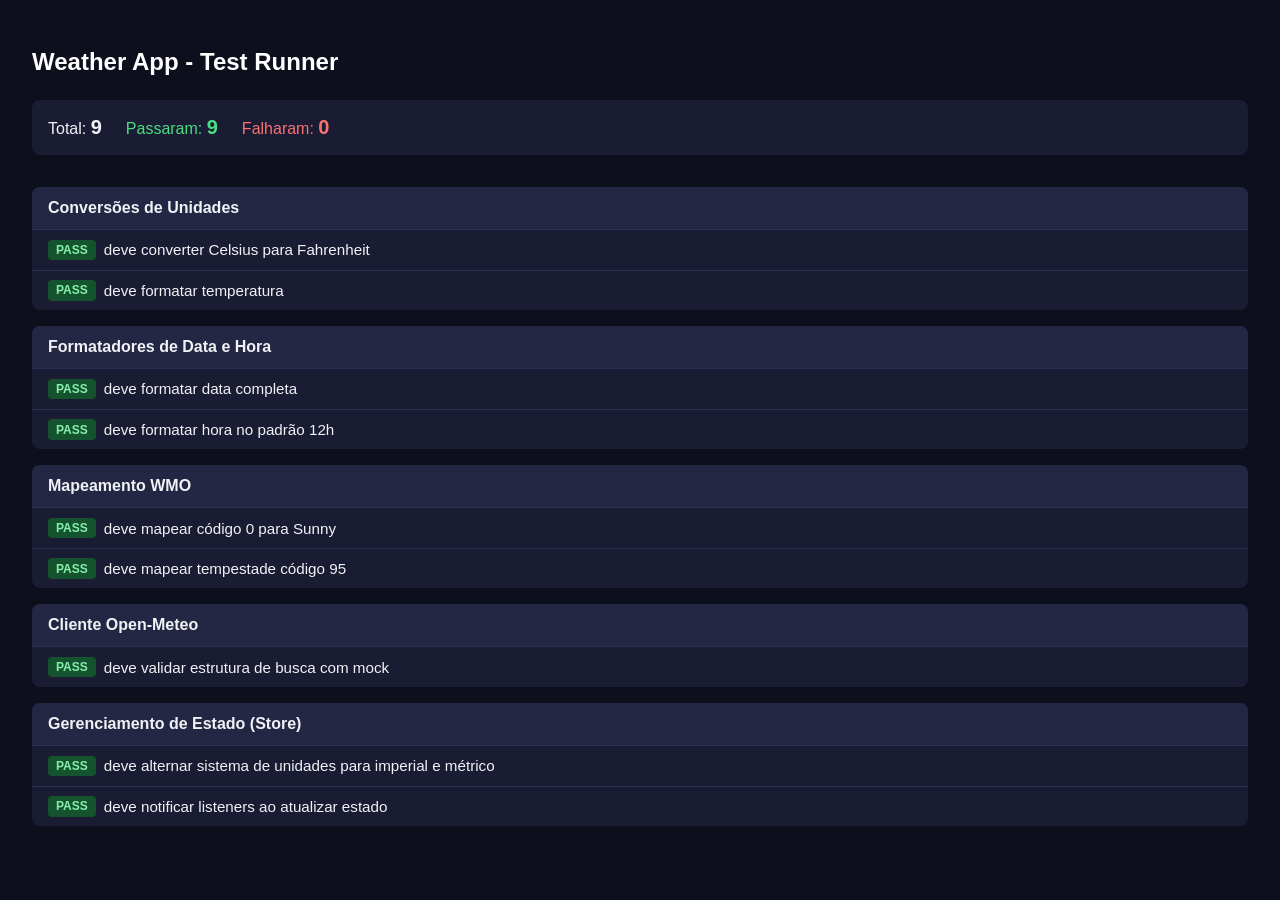
<file: tests/runner.html>
<!DOCTYPE html>
<html lang="pt-BR">
<head>
  <meta charset="UTF-8">
  <meta name="viewport" content="width=device-width, initial-scale=1.0">
  <title>Test Runner - Weather App</title>
  <style>
    body {
      font-family: -apple-system, BlinkMacSystemFont, "Segoe UI", Roboto, sans-serif;
      background: #0d0f1d;
      color: #f1f2f6;
      margin: 0;
      padding: 2rem;
    }
    h1 {
      font-size: 1.5rem;
      margin-bottom: 1.5rem;
      color: #fff;
    }
    .summary {
      display: flex;
      gap: 1.5rem;
      margin-bottom: 2rem;
      padding: 1rem;
      background: #191c32;
      border-radius: 8px;
    }
    .stat {
      font-size: 1rem;
    }
    .stat strong {
      font-size: 1.25rem;
    }
    .pass { color: #4ade80; }
    .fail { color: #f87171; }
    .suite {
      background: #191c32;
      border-radius: 8px;
      margin-bottom: 1rem;
      overflow: hidden;
    }
    .suite-header {
      padding: 0.75rem 1rem;
      background: #232743;
      font-weight: 600;
    }
    .test-item {
      padding: 0.6rem 1rem;
      border-top: 1px solid #2d3255;
      display: flex;
      align-items: center;
      gap: 0.5rem;
      font-size: 0.95rem;
    }
    .badge {
      font-size: 0.75rem;
      padding: 0.2rem 0.5rem;
      border-radius: 4px;
      font-weight: 600;
    }
    .badge-pass { background: #14532d; color: #86efac; }
    .badge-fail { background: #7f1d1d; color: #fca5a5; }
    .error-log {
      color: #fca5a5;
      font-family: monospace;
      font-size: 0.85rem;
      margin: 0.5rem 0 0.5rem 2rem;
      white-space: pre-wrap;
    }
  </style>
</head>
<body>
  <h1>Weather App - Test Runner</h1>
  <div class="summary" id="summary">
    <div class="stat">Total: <strong id="total-count">0</strong></div>
    <div class="stat pass">Passaram: <strong id="pass-count">0</strong></div>
    <div class="stat fail">Falharam: <strong id="fail-count">0</strong></div>
  </div>
  <div id="results"></div>

  <script type="module">
    import {
      celsiusToFahrenheit,
      formatTemperature,
      formatWindSpeed,
      formatPrecipitation
    } from '../js/conversions.js';

    import {
      formatDate,
      formatDayOfWeek,
      formatHour
    } from '../js/formatters.js';

    import { getWeatherInfo } from '../js/weather-codes.js';
    import { searchCities, getWeatherData } from '../js/api.js';
    import { createStore } from '../js/state.js';

    const resultsContainer = document.getElementById('results');
    let total = 0;
    let passed = 0;
    let failed = 0;

    function updateSummary() {
      document.getElementById('total-count').textContent = total;
      document.getElementById('pass-count').textContent = passed;
      document.getElementById('fail-count').textContent = failed;
    }

    async function describe(suiteName, fn) {
      const suiteEl = document.createElement('div');
      suiteEl.className = 'suite';
      const header = document.createElement('div');
      header.className = 'suite-header';
      header.textContent = suiteName;
      suiteEl.appendChild(header);
      resultsContainer.appendChild(suiteEl);

      const runTest = async (testName, testFn) => {
        total++;
        const item = document.createElement('div');
        item.className = 'test-item';
        try {
          await testFn();
          passed++;
          item.innerHTML = `<span class="badge badge-pass">PASS</span> <span>${testName}</span>`;
        } catch (err) {
          failed++;
          item.innerHTML = `<span class="badge badge-fail">FAIL</span> <span>${testName}</span><div class="error-log">${err.stack || err.message}</div>`;
        }
        suiteEl.appendChild(item);
        updateSummary();
      };

      const it = (name, testFn) => runTest(name, testFn);
      await fn(it);
    }

    const assert = {
      strictEqual(actual, expected, msg) {
        if (actual !== expected) {
          throw new Error(msg || `Esperado: ${JSON.stringify(expected)}, recebido: ${JSON.stringify(actual)}`);
        }
      },
      ok(value, msg) {
        if (!value) {
          throw new Error(msg || `Esperado valor verdadeiro, recebido: ${value}`);
        }
      }
    };

    await describe('Conversões de Unidades', (it) => {
      it('deve converter Celsius para Fahrenheit', () => {
        assert.strictEqual(celsiusToFahrenheit(20), 68);
      });
      it('deve formatar temperatura', () => {
        assert.strictEqual(formatTemperature(20.4), '20°');
      });
    });

    await describe('Formatadores de Data e Hora', (it) => {
      it('deve formatar data completa', () => {
        assert.strictEqual(formatDate('2025-08-05T12:00:00Z'), 'Tuesday, Aug 5, 2025');
      });
      it('deve formatar hora no padrão 12h', () => {
        assert.strictEqual(formatHour('2025-08-05T15:00'), '3 PM');
      });
    });

    await describe('Mapeamento WMO', (it) => {
      it('deve mapear código 0 para Sunny', () => {
        const info = getWeatherInfo(0);
        assert.strictEqual(info.description, 'Sunny');
        assert.strictEqual(info.icon, 'assets/images/icon-sunny.webp');
      });
      it('deve mapear tempestade código 95', () => {
        const info = getWeatherInfo(95);
        assert.strictEqual(info.description, 'Thunderstorm');
      });
    });

    await describe('Cliente Open-Meteo', (it) => {
      it('deve validar estrutura de busca com mock', async () => {
        const mockFetch = async () => ({
          ok: true,
          json: async () => ({
            results: [{ id: 1, name: 'Berlin', country: 'Germany', latitude: 52.52, longitude: 13.41 }]
          })
        });
        const res = await searchCities('Berlin', mockFetch);
        assert.strictEqual(res[0].name, 'Berlin');
      });
    });

    await describe('Gerenciamento de Estado (Store)', (it) => {
      it('deve alternar sistema de unidades para imperial e métrico', () => {
        const store = createStore({ storage: null });
        store.setSystem('imperial');
        assert.strictEqual(store.getState().units.temperature, 'fahrenheit');
        assert.strictEqual(store.getState().units.windSpeed, 'mph');
        store.setSystem('metric');
        assert.strictEqual(store.getState().units.temperature, 'celsius');
      });
      it('deve notificar listeners ao atualizar estado', () => {
        const store = createStore({ storage: null });
        let notified = false;
        store.subscribe(() => { notified = true; });
        store.setStatus('loading');
        assert.strictEqual(notified, true);
      });
    });
  </script>
</body>
</html>
</file>
